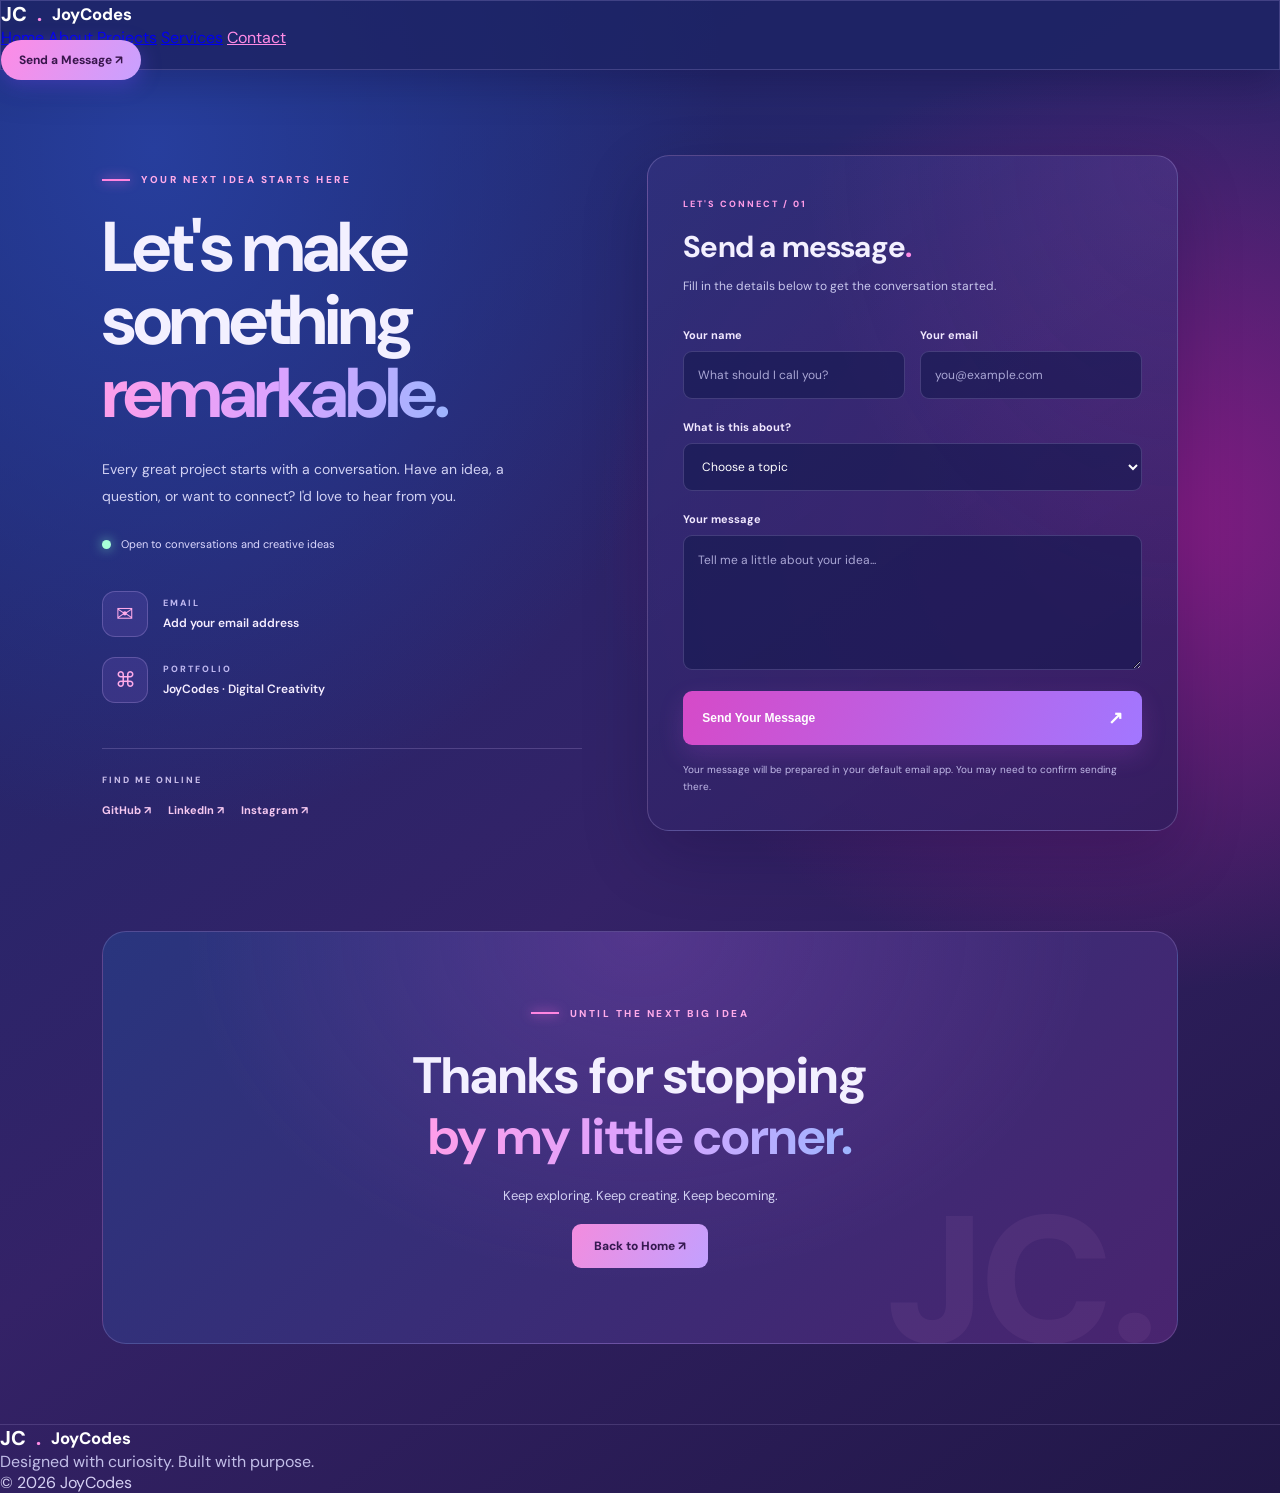
<file: contact.html>
<!DOCTYPE html>
<html lang="en">
<head>
    <meta charset="UTF-8">
    <meta name="viewport" content="width=device-width, initial-scale=1.0">
    <title>Contact | JoyCodes</title>
    <link rel="stylesheet" href="style.css">
</head>

<body class="contact-page">

    <!-- Navigation -->
    <header class="site-header">
        <a href="index.html" class="logo">JC<span>.</span> <small>JoyCodes</small></a>

        <nav class="main-nav">
            <a href="index.html">Home</a>
            <a href="about.html">About</a>
            <a href="projects.html">Projects</a>
            <a href="services.html">Services</a>
            <a href="contact.html" class="active">Contact</a>
        </nav>

        <a href="#contact-form" class="nav-button">Send a Message <span>↗</span></a>
    </header>

    <main>

        <!-- Contact hero -->
        <section class="contact-hero">
            <div class="contact-intro">
                <p class="contact-label"><span></span> YOUR NEXT IDEA STARTS HERE</p>

                <h1>
                    Let's make<br>
                    something<br>
                    <span>remarkable.</span>
                </h1>

                <p class="contact-description">
                    Every great project starts with a conversation.
                    Have an idea, a question, or want to connect?
                    I'd love to hear from you.
                </p>

                <div class="contact-availability">
                    <span class="availability-dot"></span>
                    <span>Open to conversations and creative ideas</span>
                </div>

                <div class="contact-details">
                    <div class="contact-detail">
                        <span class="detail-icon">✉</span>
                        <div>
                            <small>EMAIL</small>
                            <strong>Add your email address</strong>
                        </div>
                    </div>

                    <div class="contact-detail">
                        <span class="detail-icon">⌘</span>
                        <div>
                            <small>PORTFOLIO</small>
                            <strong>JoyCodes · Digital Creativity</strong>
                        </div>
                    </div>
                </div>

                <div class="contact-socials">
                    <span>FIND ME ONLINE</span>
                    <a href="https://github.com/" target="_blank" rel="noopener noreferrer">GitHub ↗</a>
                    <a href="https://www.linkedin.com/" target="_blank" rel="noopener noreferrer">LinkedIn ↗</a>
                    <a href="https://www.instagram.com/" target="_blank" rel="noopener noreferrer">Instagram ↗</a>
                </div>
            </div>

            <!-- Contact form -->
            <div class="contact-form-wrap" id="contact-form">
                <div class="form-heading">
                    <span class="form-step">LET'S CONNECT / 01</span>
                    <h2>Send a message<span>.</span></h2>
                    <p>Fill in the details below to get the conversation started.</p>
                </div>

                <form class="joy-contact-form" action="mailto:YOUR-EMAIL@example.com" method="post" enctype="text/plain">
                    <div class="form-row">
                        <div class="form-field">
                            <label for="contact-name">Your name</label>
                            <input type="text" id="contact-name" name="Name" placeholder="What should I call you?" required>
                        </div>

                        <div class="form-field">
                            <label for="contact-email">Your email</label>
                            <input type="email" id="contact-email" name="Email" placeholder="you@example.com" required>
                        </div>
                    </div>

                    <div class="form-field">
                        <label for="contact-subject">What is this about?</label>
                        <select id="contact-subject" name="Subject" required>
                            <option value="" disabled selected>Choose a topic</option>
                            <option value="Website design">Website design</option>
                            <option value="Project collaboration">Project collaboration</option>
                            <option value="Data Science">Data Science</option>
                            <option value="General enquiry">General enquiry</option>
                        </select>
                    </div>

                    <div class="form-field">
                        <label for="contact-message">Your message</label>
                        <textarea id="contact-message" name="Message" rows="5" placeholder="Tell me a little about your idea..." required></textarea>
                    </div>

                    <button type="submit" class="contact-submit">
                        Send Your Message <span>↗</span>
                    </button>

                    <p class="form-note">
                        Your message will be prepared in your default email app.
                        You may need to confirm sending there.
                    </p>
                </form>
            </div>
        </section>

        <!-- Closing banner -->
        <section class="contact-bottom">
            <div class="contact-bottom-mark">JC.</div>

            <p class="contact-label"><span></span> UNTIL THE NEXT BIG IDEA</p>

            <h2>Thanks for stopping<br><span>by my little corner.</span></h2>

            <p>
                Keep exploring. Keep creating. Keep becoming.
            </p>

            <a href="index.html" class="contact-home-button">Back to Home ↗</a>
        </section>

    </main>

    <!-- Footer -->
    <footer class="site-footer">
        <a href="index.html" class="logo">JC<span>.</span> <small>JoyCodes</small></a>
        <p>Designed with curiosity. Built with purpose.</p>
        <span>© 2026 JoyCodes</span>
    </footer>

</body>
</html>
</file>
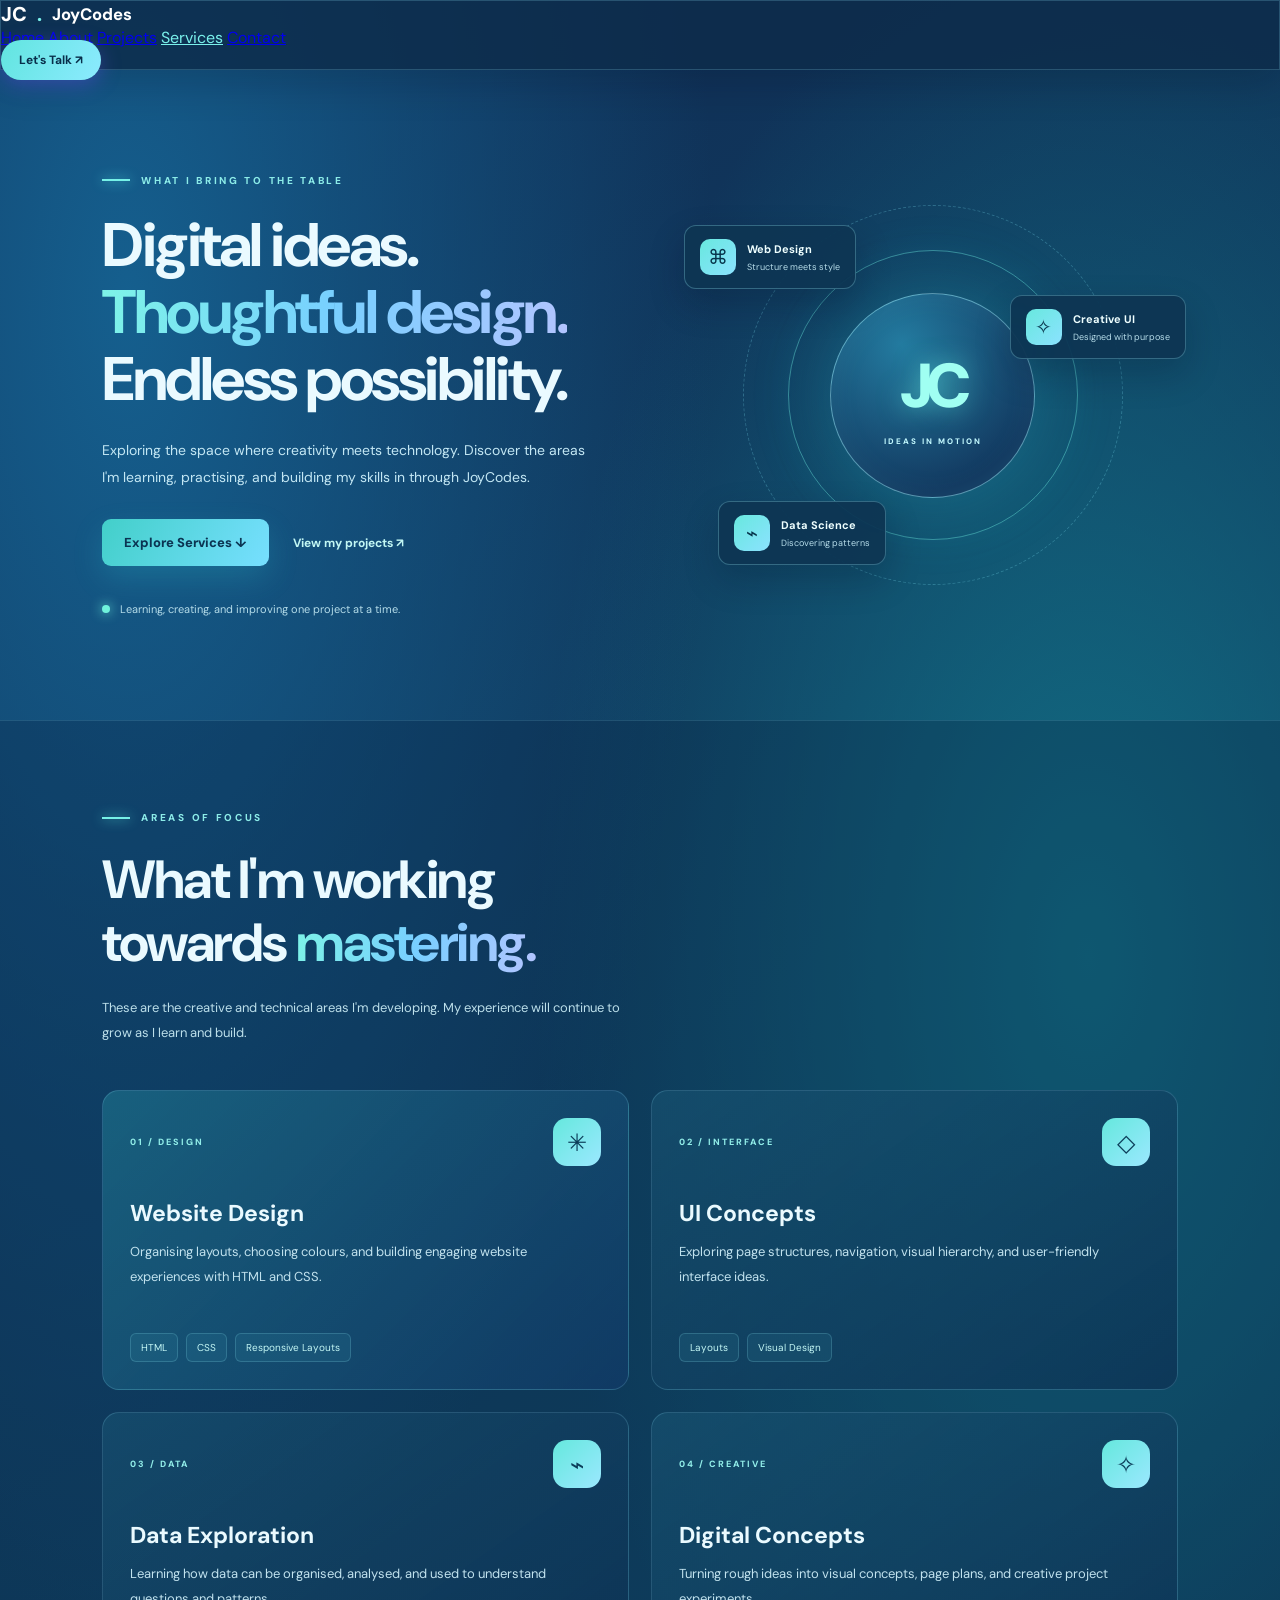
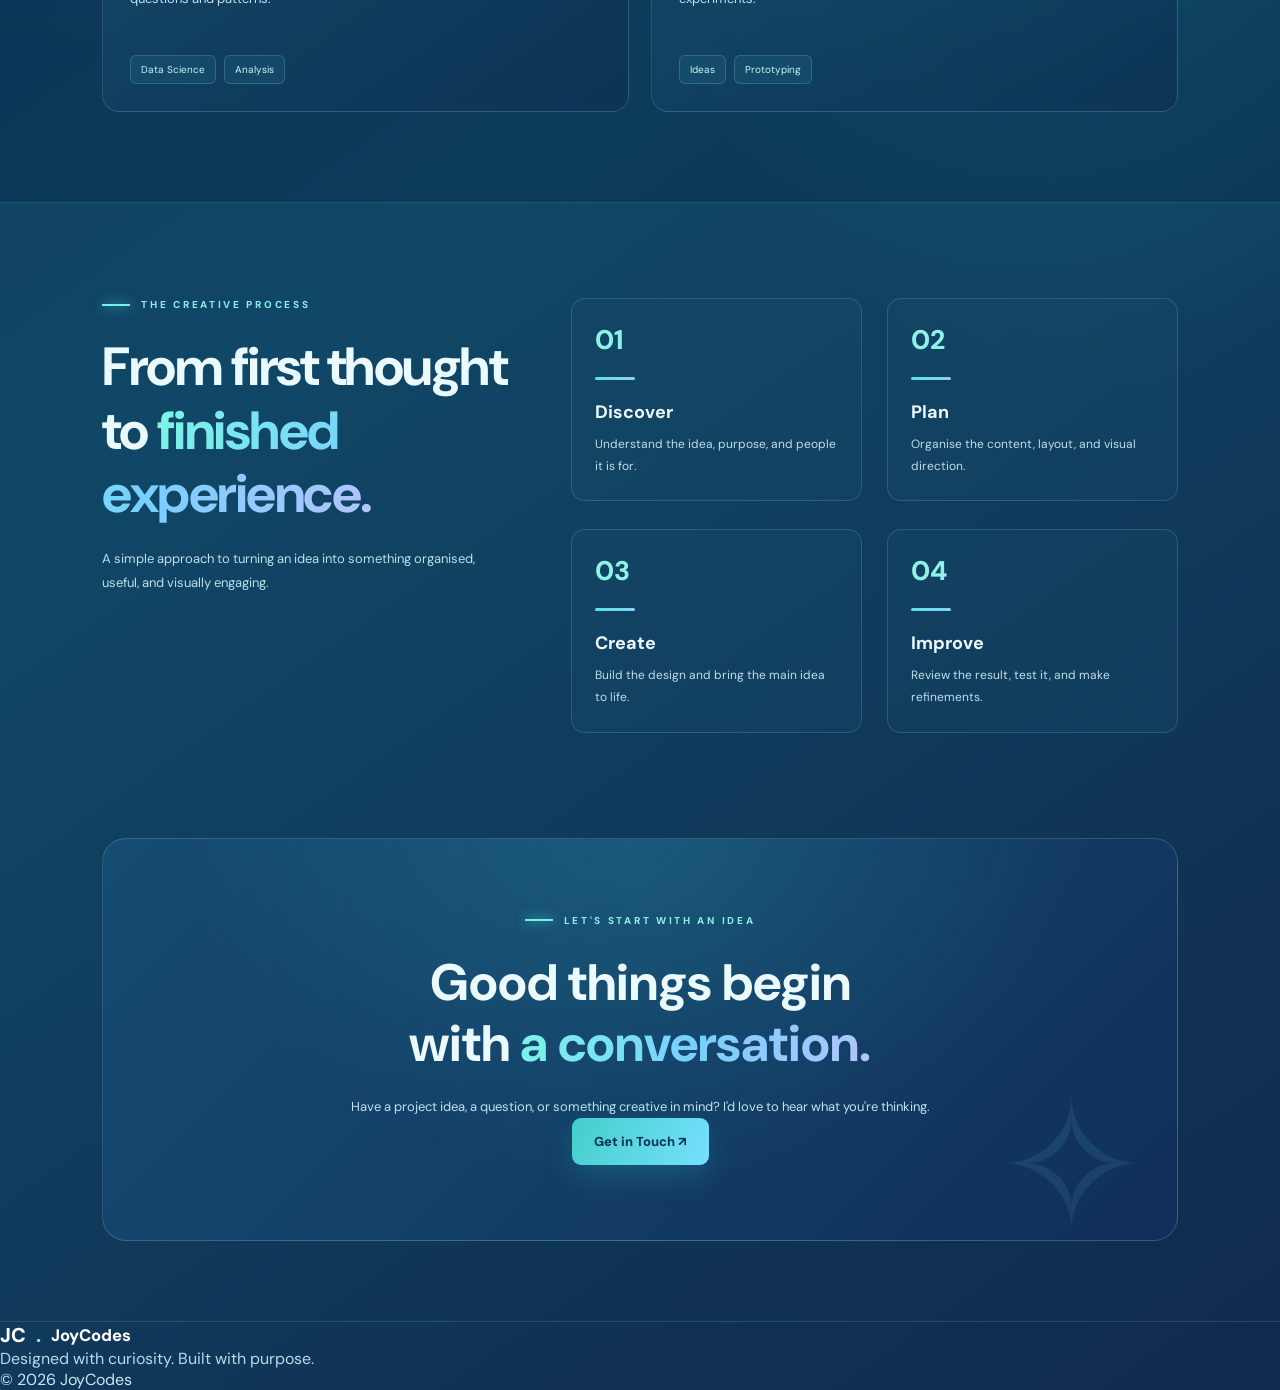
<file: services.html>
<!DOCTYPE html>
<html lang="en">
<head>
    <meta charset="UTF-8">
    <meta name="viewport" content="width=device-width, initial-scale=1.0">
    <title>Services | JoyCodes</title>
    <link rel="stylesheet" href="style.css">
</head>

<body class="services-page">

    <!-- Navigation -->
    <header class="site-header">
        <a href="index.html" class="logo">JC<span>.</span> <small>JoyCodes</small></a>

        <nav class="main-nav">
            <a href="index.html">Home</a>
            <a href="about.html">About</a>
            <a href="projects.html">Projects</a>
            <a href="services.html" class="active">Services</a>
            <a href="contact.html">Contact</a>
        </nav>

        <a href="contact.html" class="nav-button">Let's Talk <span>↗</span></a>
    </header>

    <main>

        <!-- Services hero -->
        <section class="services-hero">
            <div class="services-hero-copy">
                <p class="services-label"><span></span> WHAT I BRING TO THE TABLE</p>

                <h1>
                    Digital ideas.<br>
                    <span>Thoughtful design.</span><br>
                    Endless possibility.
                </h1>

                <p>
                    Exploring the space where creativity meets technology.
                    Discover the areas I'm learning, practising, and building
                    my skills in through JoyCodes.
                </p>

                <div class="services-hero-actions">
                    <a href="#service-list" class="services-button">Explore Services ↓</a>
                    <a href="projects.html" class="services-text-link">View my projects ↗</a>
                </div>

                <div class="services-note">
                    <span class="note-dot"></span>
                    <span>Learning, creating, and improving one project at a time.</span>
                </div>
            </div>

            <div class="services-visual">
                <div class="services-ring ring-large"></div>
                <div class="services-ring ring-small"></div>

                <div class="services-center">
                    <span class="center-symbol">JC</span>
                    <span class="center-caption">IDEAS IN MOTION</span>
                </div>

                <div class="service-orbit-card orbit-card-one">
                    <span class="service-mini-icon">⌘</span>
                    <div>
                        <strong>Web Design</strong>
                        <small>Structure meets style</small>
                    </div>
                </div>

                <div class="service-orbit-card orbit-card-two">
                    <span class="service-mini-icon">✧</span>
                    <div>
                        <strong>Creative UI</strong>
                        <small>Designed with purpose</small>
                    </div>
                </div>

                <div class="service-orbit-card orbit-card-three">
                    <span class="service-mini-icon">⌁</span>
                    <div>
                        <strong>Data Science</strong>
                        <small>Discovering patterns</small>
                    </div>
                </div>
            </div>
        </section>

        <!-- Service list -->
        <section class="service-list-section" id="service-list">
            <div class="services-heading">
                <p class="services-label"><span></span> AREAS OF FOCUS</p>
                <h2>What I'm working<br>towards <span>mastering.</span></h2>
                <p>
                    These are the creative and technical areas I'm developing.
                    My experience will continue to grow as I learn and build.
                </p>
            </div>

            <div class="service-grid">

                <article class="service-card service-featured">
                    <div class="service-card-top">
                        <span class="service-card-number">01 / DESIGN</span>
                        <span class="service-card-icon">✳</span>
                    </div>

                    <div class="service-card-content">
                        <h3>Website Design</h3>
                        <p>
                            Organising layouts, choosing colours, and building
                            engaging website experiences with HTML and CSS.
                        </p>
                    </div>

                    <div class="service-card-bottom">
                        <span>HTML</span>
                        <span>CSS</span>
                        <span>Responsive Layouts</span>
                    </div>
                </article>

                <article class="service-card">
                    <div class="service-card-top">
                        <span class="service-card-number">02 / INTERFACE</span>
                        <span class="service-card-icon">◇</span>
                    </div>

                    <div class="service-card-content">
                        <h3>UI Concepts</h3>
                        <p>
                            Exploring page structures, navigation, visual
                            hierarchy, and user-friendly interface ideas.
                        </p>
                    </div>

                    <div class="service-card-bottom">
                        <span>Layouts</span>
                        <span>Visual Design</span>
                    </div>
                </article>

                <article class="service-card">
                    <div class="service-card-top">
                        <span class="service-card-number">03 / DATA</span>
                        <span class="service-card-icon">⌁</span>
                    </div>

                    <div class="service-card-content">
                        <h3>Data Exploration</h3>
                        <p>
                            Learning how data can be organised, analysed,
                            and used to understand questions and patterns.
                        </p>
                    </div>

                    <div class="service-card-bottom">
                        <span>Data Science</span>
                        <span>Analysis</span>
                    </div>
                </article>

                <article class="service-card">
                    <div class="service-card-top">
                        <span class="service-card-number">04 / CREATIVE</span>
                        <span class="service-card-icon">✧</span>
                    </div>

                    <div class="service-card-content">
                        <h3>Digital Concepts</h3>
                        <p>
                            Turning rough ideas into visual concepts,
                            page plans, and creative project experiments.
                        </p>
                    </div>

                    <div class="service-card-bottom">
                        <span>Ideas</span>
                        <span>Prototyping</span>
                    </div>
                </article>

            </div>
        </section>

        <!-- Working process -->
        <section class="process-section">
            <div class="process-intro">
                <p class="services-label"><span></span> THE CREATIVE PROCESS</p>
                <h2>From first thought<br>to <span>finished experience.</span></h2>
                <p>
                    A simple approach to turning an idea into something
                    organised, useful, and visually engaging.
                </p>
            </div>

            <div class="process-steps">
                <article class="process-step">
                    <span class="process-step-number">01</span>
                    <div class="process-step-line"></div>
                    <h3>Discover</h3>
                    <p>Understand the idea, purpose, and people it is for.</p>
                </article>

                <article class="process-step">
                    <span class="process-step-number">02</span>
                    <div class="process-step-line"></div>
                    <h3>Plan</h3>
                    <p>Organise the content, layout, and visual direction.</p>
                </article>

                <article class="process-step">
                    <span class="process-step-number">03</span>
                    <div class="process-step-line"></div>
                    <h3>Create</h3>
                    <p>Build the design and bring the main idea to life.</p>
                </article>

                <article class="process-step">
                    <span class="process-step-number">04</span>
                    <div class="process-step-line"></div>
                    <h3>Improve</h3>
                    <p>Review the result, test it, and make refinements.</p>
                </article>
            </div>
        </section>

        <!-- Closing CTA -->
        <section class="services-cta">
            <div class="services-cta-decoration">✧</div>

            <p class="services-label"><span></span> LET'S START WITH AN IDEA</p>

            <h2>Good things begin<br>with <span>a conversation.</span></h2>

            <p>
                Have a project idea, a question, or something creative in mind?
                I'd love to hear what you're thinking.
            </p>

            <a href="contact.html" class="services-button">Get in Touch ↗</a>
        </section>

    </main>

    <!-- Footer -->
    <footer class="site-footer">
        <a href="index.html" class="logo">JC<span>.</span> <small>JoyCodes</small></a>
        <p>Designed with curiosity. Built with purpose.</p>
        <span>© 2026 JoyCodes</span>
    </footer>

</body>
</html>
</file>
<file: style.css>
@import url('https://fonts.googleapis.com/css2?family=DM+Sans:wght@400;500;600;700;800&family=Playfair+Display:wght@600;700;800&display=swap');

* {
    margin: 0;
    padding: 0;
    box-sizing: border-box;
}

html {
    scroll-behavior: smooth;
}

body {
    font-family: 'DM Sans', sans-serif;
    color: #ffffff;
    min-height: 100vh;
    overflow-x: hidden;
}

.home-page {
    background-color: #183bd8;
    background-image:
        radial-gradient(ellipse at 10% 15%, #087ef5 0%, transparent 40%),
        radial-gradient(ellipse at 90% 25%, #5d35f5 0%, transparent 42%),
        radial-gradient(ellipse at 55% 85%, #c32ad7 0%, transparent 38%),
        linear-gradient(135deg, #0865ed, #3222cb 55%, #7125bd);
    background-attachment: fixed;
}

/* Navigation */

.navbar {
    width: 92%;
    margin: 22px auto;
    padding: 15px 24px;
    display: flex;
    justify-content: space-between;
    align-items: center;
    gap: 20px;
    border: 1px solid rgba(255, 255, 255, 0.3);
    border-radius: 22px;
    background: rgba(70, 100, 245, 0.35);
    backdrop-filter: blur(20px);
    box-shadow: 0 8px 35px rgba(20, 30, 140, 0.2);
}

.logo {
    display: flex;
    align-items: center;
    gap: 10px;
    color: white;
    text-decoration: none;
    font-size: 20px;
    font-weight: 800;
    white-space: nowrap;
}

.logo-icon {
    width: 42px;
    height: 42px;
    display: grid;
    place-items: center;
    border-radius: 15px;
    background: linear-gradient(135deg, #00e5ff, #8c52ff, #ff58c8);
    box-shadow: 0 0 20px rgba(0, 229, 255, 0.5);
}

.logo-dot {
    color: #00e5ff;
    margin-left: -10px;
}

.navbar nav {
    display: flex;
    align-items: center;
    gap: 25px;
}

.navbar nav a {
    position: relative;
    padding: 8px 0;
    color: #e5e9ff;
    text-decoration: none;
    font-size: 13px;
    transition: color 0.3s ease;
}

.navbar nav a::after {
    content: "";
    position: absolute;
    left: 0;
    bottom: 0;
    width: 0;
    height: 2px;
    background: #00e5ff;
    transition: width 0.3s ease;
}

.navbar nav a:hover,
.navbar nav a.active {
    color: #ffffff;
}

.navbar nav a:hover::after,
.navbar nav a.active::after {
    width: 100%;
}

.nav-button {
    padding: 12px 18px;
    border-radius: 30px;
    background: linear-gradient(100deg, #287dff, #a34bff, #e94dbb);
    color: white;
    text-decoration: none;
    font-size: 12px;
    font-weight: 700;
    box-shadow: 0 5px 20px rgba(116, 77, 255, 0.35);
    transition: transform 0.3s, box-shadow 0.3s;
}

.nav-button:hover {
    transform: translateY(-3px);
    box-shadow: 0 8px 28px rgba(0, 229, 255, 0.35);
}

/* Home hero */

.hero {
    width: 88%;
    min-height: 570px;
    margin: 55px auto 35px;
    display: grid;
    grid-template-columns: 1.1fr 0.9fr;
    align-items: center;
    gap: 45px;
}

.hero-content {
    animation: slideUp 0.9s ease both;
}

.eyebrow {
    margin-bottom: 18px;
    color: #83f4ff;
    font-size: 11px;
    font-weight: 800;
    letter-spacing: 3px;
    line-height: 1.7;
}

.hero h1 {
    max-width: 650px;
    margin-bottom: 24px;
    font-family: 'Playfair Display', Georgia, serif;
    font-size: clamp(43px, 5.8vw, 76px);
    line-height: 1.08;
    letter-spacing: -2px;
}

.gradient-text {
    color: transparent;
    background: linear-gradient(
        100deg,
        #83f4ff,
        #b7a1ff,
        #ff8cdd
    );
    background-clip: text;
    -webkit-background-clip: text;
}

.hero-description {
    max-width: 540px;
    color: #e0e5ff;
    font-size: 15px;
    line-height: 1.9;
}

.hero-buttons {
    display: flex;
    flex-wrap: wrap;
    gap: 14px;
    margin-top: 30px;
}

.primary-button,
.secondary-button {
    display: inline-flex;
    justify-content: center;
    align-items: center;
    gap: 12px;
    padding: 15px 21px;
    border-radius: 30px;
    text-decoration: none;
    font-size: 13px;
    font-weight: 800;
    transition: transform 0.3s, box-shadow 0.3s;
}

.primary-button {
    color: white;
    background: linear-gradient(100deg, #087eff, #874dff, #e847c0);
    box-shadow: 0 8px 25px rgba(50, 70, 255, 0.35);
}

.secondary-button {
    color: white;
    border: 1px solid rgba(255, 255, 255, 0.4);
    background: rgba(255, 255, 255, 0.1);
    backdrop-filter: blur(12px);
}

.primary-button:hover,
.secondary-button:hover {
    transform: translateY(-5px);
    box-shadow: 0 10px 30px rgba(0, 229, 255, 0.3);
}

.social-links {
    display: flex;
    gap: 20px;
    margin-top: 28px;
}

.social-links a {
    color: #dbe8ff;
    font-size: 12px;
    text-decoration: none;
    transition: color 0.3s;
}

.social-links a:hover {
    color: #83f4ff;
}

/* Profile image area */

.hero-art {
    min-height: 430px;
    display: grid;
    place-items: center;
    position: relative;
    animation: fadeIn 1.2s ease both;
}

.photo-card {
    width: min(330px, 80%);
    height: 365px;
    position: relative;
    overflow: hidden;
    border: 2px solid rgba(130, 235, 255, 0.75);
    border-radius: 28px;
    background: linear-gradient(145deg, #2868ee, #803ee5, #d936b5);
    box-shadow:
        0 0 35px rgba(0, 225, 255, 0.3),
        0 0 80px rgba(139, 67, 255, 0.25);
    transform: rotate(2deg);
    transition: transform 0.4s;
}

.photo-card:hover {
    transform: rotate(0deg) scale(1.02);
}

.photo-card img {
    position: relative;
    z-index: 2;
    width: 100%;
    height: 100%;
    object-fit: cover;
    display: block;
}

.photo-caption {
    position: absolute;
    z-index: 3;
    left: 0;
    right: 0;
    bottom: 0;
    padding: 22px 16px;
    background: linear-gradient(transparent, rgba(48, 16, 137, 0.95));
}

.photo-caption span {
    font-size: 9px;
    letter-spacing: 2px;
    color: #b8f7ff;
}

.photo-caption h3 {
    margin-top: 8px;
    font-size: 20px;
}

.glow-orb {
    position: absolute;
    border-radius: 50%;
    filter: blur(2px);
    animation: float 5s ease-in-out infinite;
}

.orb-one {
    width: 150px;
    height: 150px;
    top: 15px;
    right: 5px;
    background: radial-gradient(circle, #ff54d1, transparent 70%);
    opacity: 0.8;
}

.orb-two {
    width: 180px;
    height: 180px;
    bottom: 0;
    left: 0;
    background: radial-gradient(circle, #00d9ff, transparent 70%);
    opacity: 0.7;
    animation-delay: -2s;
}

.floating-card {
    position: absolute;
    padding: 13px 17px;
    border: 1px solid rgba(255, 255, 255, 0.35);
    border-radius: 14px;
    background: rgba(73, 49, 191, 0.75);
    backdrop-filter: blur(15px);
    color: white;
    font-size: 12px;
    box-shadow: 0 5px 25px rgba(28, 20, 133, 0.25);
    animation: float 4s ease-in-out infinite;
}

.floating-top {
    top: 55px;
    right: -5px;
}

.floating-bottom {
    bottom: 45px;
    left: -15px;
    animation-delay: -2s;
}

/* Expertise strip */

.expertise {
    width: 84%;
    margin: 30px auto 100px;
    padding: 22px;
    display: grid;
    grid-template-columns: repeat(3, 1fr);
    gap: 20px;
    border: 1px solid rgba(255, 255, 255, 0.28);
    border-radius: 24px;
    background: rgba(73, 90, 226, 0.35);
    backdrop-filter: blur(18px);
}

.expertise-item {
    display: flex;
    align-items: center;
    justify-content: center;
    gap: 13px;
}

.expertise-icon {
    width: 45px;
    height: 45px;
    display: grid;
    place-items: center;
    border-radius: 15px;
    background: linear-gradient(135deg, #00cfff, #7c4dff, #ed49c0);
    font-size: 20px;
}

.expertise-item h3 {
    margin-bottom: 5px;
    font-size: 13px;
}

.expertise-item p {
    color: #d5ddff;
    font-size: 11px;
}

/* Featured cards */

.featured-section {
    width: 86%;
    margin: 0 auto 100px;
}

.section-heading {
    display: flex;
    justify-content: space-between;
    align-items: end;
    gap: 20px;
    margin-bottom: 30px;
}

.section-heading h2,
.home-cta h2 {
    font-family: 'Playfair Display', Georgia, serif;
    font-size: clamp(30px, 4vw, 46px);
    line-height: 1.2;
}

.view-link,
.featured-card a {
    color: #83f4ff;
    font-size: 12px;
    text-decoration: none;
}

.featured-grid {
    display: grid;
    grid-template-columns: repeat(3, 1fr);
    gap: 20px;
}

.featured-card {
    padding: 28px;
    border: 1px solid rgba(255, 255, 255, 0.27);
    border-radius: 24px;
    background: linear-gradient(
        145deg,
        rgba(96, 130, 255, 0.32),
        rgba(133, 49, 204, 0.35)
    );
    backdrop-filter: blur(16px);
    transition: transform 0.3s, box-shadow 0.3s;
}

.featured-card:hover {
    transform: translateY(-8px);
    box-shadow: 0 15px 35px rgba(0, 225, 255, 0.18);
}

.featured-icon {
    width: 48px;
    height: 48px;
    display: grid;
    place-items: center;
    border-radius: 16px;
    background: linear-gradient(135deg, #00d9ff, #8b4dff, #ec4ac0);
    font-weight: 800;
    margin-bottom: 24px;
}

.featured-card h3 {
    margin-bottom: 12px;
    font-size: 18px;
}

.featured-card p {
    color: #dfe4ff;
    font-size: 13px;
    line-height: 1.9;
    margin-bottom: 22px;
}

/* Final call-to-action */

.home-cta {
    width: 86%;
    margin: 0 auto 90px;
    padding: 35px;
    display: flex;
    justify-content: space-between;
    align-items: center;
    gap: 25px;
    border: 1px solid rgba(255, 255, 255, 0.3);
    border-radius: 28px;
    background: linear-gradient(
        110deg,
        rgba(0, 200, 255, 0.2),
        rgba(125, 61, 255, 0.35),
        rgba(238, 63, 188, 0.22)
    );
}

.home-cta h2 {
    max-width: 650px;
    margin-bottom: 0;
}

/* Footer */

.footer {
    width: 88%;
    margin: 0 auto;
    padding: 25px 0 30px;
    display: flex;
    justify-content: space-between;
    align-items: center;
    gap: 20px;
    border-top: 1px solid rgba(255, 255, 255, 0.25);
}

.footer p {
    color: #dce3ff;
    font-size: 12px;
}

/* Animations */

@keyframes float {
    0%, 100% {
        transform: translateY(0);
    }

    50% {
        transform: translateY(-12px);
    }
}

@keyframes slideUp {
    from {
        opacity: 0;
        transform: translateY(25px);
    }

    to {
        opacity: 1;
        transform: translateY(0);
    }
}

@keyframes fadeIn {
    from {
        opacity: 0;
        transform: scale(0.95);
    }

    to {
        opacity: 1;
        transform: scale(1);
    }
}

/* Tablet screens */

@media (max-width: 950px) {
    .navbar {
        flex-wrap: wrap;
    }

    .navbar nav {
        order: 3;
        width: 100%;
        justify-content: center;
        flex-wrap: wrap;
    }

    .hero {
        grid-template-columns: 1fr;
        text-align: center;
    }

    .hero-description {
        margin: 0 auto;
    }

    .hero-buttons,
    .social-links {
        justify-content: center;
    }

    .hero-art {
        margin-top: 15px;
    }

    .featured-grid {
        grid-template-columns: repeat(2, 1fr);
    }
}

/* Phone screens */

@media (max-width: 600px) {
    .navbar {
        width: 94%;
        padding: 14px;
    }

    .navbar nav {
        gap: 12px;
    }

    .navbar nav a {
        font-size: 11px;
    }

    .nav-button {
        display: none;
    }

    .hero {
        width: 90%;
        margin-top: 40px;
        gap: 15px;
    }

    .hero h1 {
        font-size: 43px;
    }

    .hero-description {
        font-size: 13px;
    }

    .hero-art {
        min-height: 340px;
    }

    .photo-card {
        height: 300px;
    }

    .floating-top {
        right: -5px;
    }

    .floating-bottom {
        left: -5px;
    }

    .expertise {
        width: 90%;
        grid-template-columns: 1fr;
        margin-bottom: 70px;
    }

    .expertise-item {
        justify-content: flex-start;
    }

    .featured-section,
    .home-cta {
        width: 90%;
    }

    .section-heading {
        align-items: flex-start;
        flex-direction: column;
    }

    .featured-grid {
        grid-template-columns: 1fr;
    }

    .home-cta {
        align-items: flex-start;
        flex-direction: column;
        padding: 25px;
    }

    .footer {
        width: 90%;
        flex-wrap: wrap;
    }

    .footer p {
        width: 100%;
        order: 3;
    }
}

/* ABOUT PAGE - WINE AND BURGUNDY THEME */

.about-page {
    --wine: #7d174d;
    --wine-light: #c74387;
    --rose: #ff9bc9;
    --cream: #ffe6f0;
    --about-bg: #351027;
    --about-panel: #501536;
    background:
        radial-gradient(ellipse at 15% 10%, #75204d 0%, transparent 38%),
        radial-gradient(ellipse at 85% 40%, #641a57 0%, transparent 35%),
        linear-gradient(145deg, #351027, #49102f 55%, #29102f);
    color: #fff0f7;
    min-height: 100vh;
}

.about-page .site-header {
    background: rgba(66, 14, 43, 0.78);
    border: 1px solid rgba(255, 178, 218, 0.18);
    box-shadow: 0 12px 40px rgba(15, 0, 12, 0.2);
}

.about-page .logo span {
    color: #ff9bc9;
}

.about-page .main-nav a:hover,
.about-page .main-nav a.active {
    color: #ff9bc9;
}

.about-page .nav-button {
    background: linear-gradient(120deg, #a72b6b, #e65a9b);
    color: #fff;
}

.about-page .about-hero {
    min-height: 690px;
    padding: 100px 8% 90px;
    display: grid;
    grid-template-columns: 1.1fr 0.9fr;
    align-items: center;
    gap: 60px;
    overflow: hidden;
}

.about-hero-text {
    animation: aboutRise 0.9s ease both;
}

.about-label {
    color: #ffadd2;
    font-size: 11px;
    font-weight: 800;
    letter-spacing: 3px;
    display: flex;
    align-items: center;
    gap: 12px;
    margin-bottom: 25px;
}

.about-label span {
    width: 30px;
    height: 2px;
    background: #ff75b6;
    box-shadow: 0 0 12px #ff75b6;
}

.about-hero h1 {
    font-size: clamp(40px, 5.3vw, 76px);
    line-height: 1.08;
    letter-spacing: -3px;
    margin: 0 0 26px;
}

.about-hero h1 span,
.section-heading h2 span,
.learning-copy h2 span,
.about-cta h2 span {
    background: linear-gradient(100deg, #ffb0d5, #f05fa8, #d9a2ff);
    -webkit-background-clip: text;
    background-clip: text;
    color: transparent;
}

.about-intro {
    color: #e8bfd5;
    font-size: 16px;
    line-height: 1.95;
    max-width: 540px;
}

.about-actions {
    display: flex;
    flex-wrap: wrap;
    align-items: center;
    gap: 24px;
    margin-top: 32px;
}

.about-primary,
.about-secondary,
.story-link {
    text-decoration: none;
    transition: 0.3s ease;
}

.about-primary {
    display: inline-block;
    padding: 15px 23px;
    border-radius: 9px;
    background: linear-gradient(120deg, #9f245f, #ed5a9d);
    color: #fff;
    font-size: 13px;
    font-weight: 800;
    box-shadow: 0 10px 30px rgba(220, 59, 137, 0.24);
}

.about-primary:hover {
    transform: translateY(-4px);
    box-shadow: 0 14px 35px rgba(255, 90, 166, 0.38);
}

.about-secondary {
    color: #ffd2e7;
    font-size: 13px;
    font-weight: 700;
}

.about-secondary:hover,
.story-link:hover {
    color: #ff83bb;
}

.about-mini-stats {
    display: flex;
    flex-wrap: wrap;
    gap: 30px;
    margin-top: 50px;
    padding-top: 24px;
    border-top: 1px solid rgba(255, 202, 229, 0.18);
}

.about-mini-stats div {
    display: flex;
    flex-direction: column;
    gap: 7px;
}

.about-mini-stats strong {
    color: #ff9bc9;
    font-size: 24px;
}

.about-mini-stats span {
    color: #dcb4cb;
    font-size: 11px;
}

.about-visual {
    position: relative;
    min-height: 480px;
    display: flex;
    align-items: center;
    justify-content: center;
    animation: aboutRise 1.1s ease both;
}

.about-photo-frame {
    position: relative;
    z-index: 2;
    width: min(350px, 80%);
    height: 410px;
    padding: 10px;
    border: 1px solid rgba(255, 177, 216, 0.65);
    border-radius: 180px 180px 24px 24px;
    background: linear-gradient(145deg, #bd4a86, #5e1b52, #d58bb5);
    box-shadow: 0 0 55px rgba(236, 70, 159, 0.2);
    transform: rotate(2deg);
    transition: transform 0.4s ease, box-shadow 0.4s ease;
}

.about-photo-frame:hover {
    transform: rotate(0deg) translateY(-7px);
    box-shadow: 0 0 65px rgba(236, 70, 159, 0.34);
}

.about-photo-frame img {
    width: 100%;
    height: 100%;
    display: block;
    object-fit: cover;
    border-radius: 170px 170px 16px 16px;
    background: #6c244e;
}

.photo-caption {
    position: absolute;
    bottom: 24px;
    left: 25px;
    right: 25px;
    padding: 16px;
    display: flex;
    flex-direction: column;
    gap: 6px;
    background: rgba(53, 16, 39, 0.88);
    border: 1px solid rgba(255, 194, 224, 0.25);
    border-radius: 12px;
    backdrop-filter: blur(12px);
}

.photo-caption span {
    color: #ffafd4;
    font-size: 8px;
    letter-spacing: 2px;
}

.photo-caption strong {
    font-size: 18px;
}

.about-orbit {
    position: absolute;
    border: 1px solid rgba(255, 163, 208, 0.24);
    border-radius: 50%;
    pointer-events: none;
}

.orbit-one {
    width: 440px;
    height: 440px;
    animation: orbitSpin 28s linear infinite;
}

.orbit-two {
    width: 370px;
    height: 370px;
    border-style: dashed;
    animation: orbitSpin 35s linear infinite reverse;
}

.about-floating-card {
    position: absolute;
    z-index: 3;
    display: flex;
    align-items: center;
    gap: 12px;
    padding: 14px 17px;
    border: 1px solid rgba(255, 188, 220, 0.3);
    border-radius: 13px;
    background: rgba(89, 24, 63, 0.92);
    box-shadow: 0 15px 35px rgba(16, 0, 12, 0.24);
    backdrop-filter: blur(12px);
    animation: cardFloat 4s ease-in-out infinite;
}

.about-card-top {
    top: 65px;
    right: -5px;
}

.about-card-bottom {
    bottom: 55px;
    left: -10px;
    animation-delay: -2s;
}

.floating-icon {
    width: 38px;
    height: 38px;
    display: grid;
    place-items: center;
    border-radius: 10px;
    background: linear-gradient(135deg, #a82e70, #e75b9d);
    font-size: 20px;
}

.about-floating-card div {
    display: flex;
    flex-direction: column;
    gap: 5px;
}

.about-floating-card strong {
    font-size: 11px;
}

.about-floating-card small {
    color: #e4b9d2;
    font-size: 10px;
}

/* Story section */

.story-section,
.values-section,
.learning-section {
    padding: 90px 8%;
}

.story-section {
    background: rgba(37, 7, 28, 0.25);
    border-top: 1px solid rgba(255, 191, 221, 0.12);
    border-bottom: 1px solid rgba(255, 191, 221, 0.12);
}

.section-heading {
    max-width: 720px;
    margin-bottom: 55px;
}

.section-heading h2,
.learning-copy h2 {
    margin: 0;
    font-size: clamp(34px, 4.5vw, 55px);
    line-height: 1.2;
    letter-spacing: -1.5px;
}

.story-content {
    display: grid;
    grid-template-columns: 0.7fr 1.3fr;
    gap: 70px;
    padding-top: 35px;
    border-top: 1px solid rgba(255, 191, 221, 0.2);
}

.story-number {
    color: #ff9bc9;
    font-size: 36px;
    font-weight: 800;
}

.story-number span {
    color: #d6a6c1;
    font-size: 10px;
    letter-spacing: 2px;
}

.story-copy h3 {
    font-size: 26px;
    margin: 0 0 20px;
}

.story-copy p {
    color: #e2bfd3;
    font-size: 14px;
    line-height: 2;
    margin: 0 0 18px;
}

.story-link {
    display: inline-block;
    color: #ffadd2;
    font-weight: 800;
    font-size: 13px;
    margin-top: 12px;
}

.story-link span {
    margin-left: 8px;
}

/* Values cards */

.values-grid {
    display: grid;
    grid-template-columns: repeat(3, minmax(0, 1fr));
    gap: 22px;
}

.value-card {
    position: relative;
    overflow: hidden;
    padding: 30px 25px;
    min-height: 260px;
    border: 1px solid rgba(255, 182, 217, 0.2);
    border-radius: 18px;
    background: linear-gradient(145deg, rgba(128, 34, 83, 0.5), rgba(61, 16, 48, 0.72));
    transition: transform 0.35s ease, border-color 0.35s ease;
}

.value-card:hover {
    transform: translateY(-9px);
    border-color: #e967a8;
}

.value-index {
    position: absolute;
    top: 23px;
    right: 25px;
    color: rgba(255, 198, 225, 0.5);
    font-size: 12px;
}

.value-icon {
    width: 53px;
    height: 53px;
    display: grid;
    place-items: center;
    margin-bottom: 25px;
    border-radius: 15px;
    color: #fff;
    background: linear-gradient(135deg, #9e2b67, #df5799);
    font-size: 24px;
}

.value-card h3 {
    font-size: 21px;
    margin: 0 0 12px;
}

.value-card p {
    color: #e3bdd3;
    font-size: 13px;
    line-height: 1.8;
}

.value-line {
    display: block;
    width: 35px;
    height: 3px;
    margin-top: 25px;
    background: linear-gradient(90deg, #ff7db8, #c58cff);
    border-radius: 5px;
}

/* Learning list */

.learning-section {
    display: grid;
    grid-template-columns: 0.8fr 1.2fr;
    gap: 70px;
    background: rgba(36, 8, 34, 0.28);
}

.learning-copy > p:last-child {
    max-width: 380px;
    color: #e2bdd3;
    font-size: 14px;
    line-height: 1.9;
    margin-top: 25px;
}

.learning-list {
    border-top: 1px solid rgba(255, 185, 218, 0.22);
}

.learning-item {
    display: grid;
    grid-template-columns: 45px 1fr 25px;
    align-items: center;
    gap: 15px;
    padding: 23px 5px;
    border-bottom: 1px solid rgba(255, 185, 218, 0.22);
    transition: padding 0.3s ease, background 0.3s ease;
}

.learning-item:hover {
    padding-left: 14px;
    background: rgba(171, 51, 111, 0.13);
}

.learning-symbol {
    color: #ff9bc9;
    font-size: 13px;
    font-weight: 800;
}

.learning-item h3 {
    font-size: 16px;
    margin: 0 0 7px;
}

.learning-item p {
    color: #d9b0c8;
    font-size: 12px;
    margin: 0;
}

.learning-arrow {
    color: #ff9bc9;
    font-size: 19px;
}

/* Closing section */

.about-cta {
    position: relative;
    overflow: hidden;
    text-align: center;
    margin: 70px 8%;
    padding: 75px 25px;
    border: 1px solid rgba(255, 187, 221, 0.25);
    border-radius: 25px;
    background:
        radial-gradient(ellipse at top, rgba(207, 58, 133, 0.3), transparent 60%),
        linear-gradient(130deg, #58163e, #40112f);
}

.cta-decoration {
    position: absolute;
    right: 30px;
    bottom: -40px;
    color: rgba(255, 184, 218, 0.06);
    font-size: 180px;
    font-weight: 900;
    pointer-events: none;
}

.about-cta > p {
    color: #ffadd2;
    font-size: 10px;
    letter-spacing: 3px;
    font-weight: 800;
}

.about-cta h2 {
    position: relative;
    margin: 20px 0 30px;
    font-size: clamp(32px, 4vw, 52px);
    line-height: 1.2;
}

.about-cta .about-primary {
    position: relative;
}

/* Shared footer */

.about-page .site-footer {
    border-top: 1px solid rgba(255, 190, 222, 0.17);
    color: #e2b9d1;
}

.about-page .site-footer p {
    color: #d5a9c3;
}

/* About page animations */

@keyframes aboutRise {
    from {
        opacity: 0;
        transform: translateY(25px);
    }

    to {
        opacity: 1;
        transform: translateY(0);
    }
}

@keyframes orbitSpin {
    to {
        transform: rotate(360deg);
    }
}

@keyframes cardFloat {
    0%, 100% {
        transform: translateY(0);
    }

    50% {
        transform: translateY(-10px);
    }
}

/* Responsive design */

@media (max-width: 1000px) {
    .about-page .about-hero {
        grid-template-columns: 1fr;
        padding-top: 70px;
    }

    .about-hero-text {
        max-width: 750px;
    }

    .about-visual {
        max-width: 600px;
        width: 100%;
        margin: 0 auto;
    }

    .learning-section {
        grid-template-columns: 1fr;
        gap: 40px;
    }
}

@media (max-width: 700px) {
    .about-page .about-hero {
        padding: 55px 6%;
        gap: 25px;
    }

    .about-hero h1 {
        letter-spacing: -1.5px;
    }

    .about-mini-stats {
        gap: 18px;
    }

    .about-visual {
        min-height: 420px;
    }

    .about-photo-frame {
        height: 350px;
        width: min(300px, 75%);
    }

    .orbit-one {
        width: 350px;
        height: 350px;
    }

    .orbit-two {
        width: 300px;
        height: 300px;
    }

    .about-card-top {
        right: -2px;
        top: 45px;
    }

    .about-card-bottom {
        left: -2px;
        bottom: 35px;
    }

    .about-floating-card {
        padding: 10px;
        gap: 8px;
    }

    .about-floating-card strong {
        font-size: 9px;
    }

    .about-floating-card small {
        font-size: 8px;
    }

    .story-section,
    .values-section,
    .learning-section {
        padding: 65px 6%;
    }

    .story-content {
        grid-template-columns: 1fr;
        gap: 25px;
    }

    .values-grid {
        grid-template-columns: 1fr;
    }

    .value-card {
        min-height: auto;
    }

    .about-cta {
        margin: 45px 6%;
        padding: 55px 18px;
    }

    .cta-decoration {
        font-size: 110px;
    }
}

@media (prefers-reduced-motion: reduce) {
    .about-page *,
    .about-page *::before,
    .about-page *::after {
        animation-duration: 0.01ms !important;
        animation-iteration-count: 1 !important;
        scroll-behavior: auto !important;
        transition-duration: 0.01ms !important;
    }
}

/* PROJECTS PAGE - VIOLET AND MAGENTA THEME */

.projects-page {
    background:
        radial-gradient(ellipse at 12% 8%, #532b91 0%, transparent 35%),
        radial-gradient(ellipse at 85% 35%, #781d83 0%, transparent 34%),
        linear-gradient(145deg, #291344, #411858 55%, #24113f);
    color: #f8edff;
    min-height: 100vh;
}

.projects-page .site-header {
    background: rgba(48, 20, 73, 0.82);
    border: 1px solid rgba(226, 183, 255, 0.2);
    box-shadow: 0 12px 40px rgba(16, 0, 35, 0.2);
}

.projects-page .logo span {
    color: #f2a4ff;
}

.projects-page .main-nav a:hover,
.projects-page .main-nav a.active {
    color: #efa4ff;
}

.projects-page .nav-button {
    background: linear-gradient(120deg, #7934b4, #c14de0);
    color: #fff;
}

.projects-hero {
    display: grid;
    grid-template-columns: 1fr 1fr;
    align-items: center;
    gap: 45px;
    padding: 90px 8% 85px;
    min-height: 620px;
    overflow: hidden;
}

.projects-hero-copy {
    animation: projectRise 0.8s ease both;
}

.projects-label {
    display: flex;
    align-items: center;
    gap: 11px;
    color: #e7b4ff;
    font-size: 10px;
    font-weight: 800;
    letter-spacing: 3px;
    margin-bottom: 25px;
}

.projects-label span {
    width: 28px;
    height: 2px;
    background: #ee8dff;
    box-shadow: 0 0 12px #e67bff;
}

.projects-hero h1 {
    font-size: clamp(42px, 5.4vw, 74px);
    line-height: 1.06;
    letter-spacing: -3px;
    margin: 0 0 25px;
}

.projects-hero h1 span,
.projects-section-heading h2 span,
.projects-cta h2 span {
    background: linear-gradient(100deg, #f2b0ff, #e17bff, #a5a1ff);
    -webkit-background-clip: text;
    background-clip: text;
    color: transparent;
}

.projects-hero-copy > p:not(.projects-label) {
    max-width: 480px;
    color: #d9c0ef;
    font-size: 15px;
    line-height: 1.9;
}

.projects-button {
    display: inline-block;
    margin-top: 22px;
    padding: 15px 23px;
    border-radius: 9px;
    background: linear-gradient(120deg, #8039b8, #c34de1);
    color: #fff;
    font-size: 13px;
    font-weight: 800;
    text-decoration: none;
    box-shadow: 0 12px 30px rgba(177, 57, 223, 0.25);
    transition: transform 0.3s ease, box-shadow 0.3s ease;
}

.projects-button:hover {
    transform: translateY(-4px);
    box-shadow: 0 15px 35px rgba(214, 91, 255, 0.4);
}

/* Decorative coding window */

.projects-hero-art {
    position: relative;
    min-height: 440px;
    display: flex;
    align-items: center;
    justify-content: center;
    animation: projectRise 1s ease both;
}

.project-glow {
    position: absolute;
    border-radius: 50%;
    filter: blur(2px);
    pointer-events: none;
}

.glow-one {
    width: 300px;
    height: 300px;
    background: rgba(168, 67, 234, 0.2);
    box-shadow: 0 0 90px rgba(180, 77, 255, 0.2);
}

.glow-two {
    width: 200px;
    height: 200px;
    border: 1px solid rgba(235, 170, 255, 0.45);
    transform: translate(30px, -20px);
}

.floating-window {
    position: absolute;
    border: 1px solid rgba(225, 187, 255, 0.27);
    border-radius: 15px;
    overflow: hidden;
    box-shadow: 0 25px 65px rgba(14, 0, 32, 0.3);
}

.window-back {
    width: 280px;
    height: 300px;
    background: rgba(68, 29, 103, 0.94);
    transform: rotate(-9deg) translate(-40px, 5px);
    padding: 20px;
}

.window-front {
    z-index: 2;
    width: 310px;
    max-width: 90%;
    background: linear-gradient(145deg, #512078, #32144f);
    transform: rotate(4deg) translate(20px, 5px);
    transition: transform 0.4s ease;
}

.window-front:hover {
    transform: rotate(0deg) translateY(-8px);
}

.window-top {
    display: flex;
    align-items: center;
    justify-content: space-between;
    padding: 15px;
    background: rgba(255, 255, 255, 0.04);
    border-bottom: 1px solid rgba(255, 255, 255, 0.1);
}

.window-top > span {
    color: #cdb0e7;
    font-size: 10px;
}

.window-dots {
    display: flex;
    gap: 5px;
}

.window-dots i {
    display: block;
    width: 7px;
    height: 7px;
    border-radius: 50%;
    background: #f1a0ff;
}

.window-dots i:nth-child(2) {
    background: #c58dff;
}

.window-dots i:nth-child(3) {
    background: #8d9bff;
}

.window-lines {
    display: flex;
    flex-direction: column;
    gap: 20px;
    margin-top: 35px;
}

.window-lines span {
    display: block;
    height: 8px;
    border-radius: 10px;
    background: linear-gradient(90deg, #b768ed, rgba(183, 104, 237, 0.1));
}

.window-lines span:nth-child(2) {
    width: 70%;
}

.window-lines span:nth-child(3) {
    width: 85%;
    background: linear-gradient(90deg, #ec8cf9, rgba(236, 140, 249, 0.1));
}

.window-lines span:nth-child(4) {
    width: 55%;
}

.window-content {
    padding: 28px;
}

.window-tag {
    color: #e7a7ff;
    font-size: 8px;
    font-weight: 800;
    letter-spacing: 2px;
}

.window-content h2 {
    margin: 23px 0 12px;
    font-size: 34px;
    line-height: 1.1;
}

.window-content h2 span {
    color: #e59aff;
}

.window-content p {
    color: #d3b7e9;
    font-size: 12px;
}

.window-progress {
    height: 5px;
    margin-top: 28px;
    border-radius: 10px;
    background: rgba(255, 255, 255, 0.12);
    overflow: hidden;
}

.window-progress span {
    display: block;
    width: 75%;
    height: 100%;
    border-radius: 10px;
    background: linear-gradient(90deg, #bc61f1, #f18cff);
    animation: progressGlow 3s ease-in-out infinite alternate;
}

.hero-star {
    position: absolute;
    z-index: 3;
    color: #f3b5ff;
    text-shadow: 0 0 18px #d76cff;
    animation: starPulse 2.5s ease-in-out infinite;
}

.star-one {
    top: 50px;
    right: 45px;
    font-size: 34px;
}

.star-two {
    bottom: 55px;
    right: 60px;
    font-size: 42px;
    animation-delay: -1s;
}

.star-three {
    top: 95px;
    left: 40px;
    font-size: 20px;
    animation-delay: -1.5s;
}

/* Category strip */

.project-categories {
    display: grid;
    grid-template-columns: repeat(3, minmax(0, 1fr));
    padding: 27px 8%;
    gap: 25px;
    background: rgba(29, 9, 46, 0.4);
    border-top: 1px solid rgba(226, 187, 255, 0.15);
    border-bottom: 1px solid rgba(226, 187, 255, 0.15);
}

.project-categories > div {
    display: grid;
    grid-template-columns: 35px 1fr;
    column-gap: 12px;
    align-items: center;
}

.category-number {
    grid-row: span 2;
    color: #d99aff;
    font-size: 14px;
    font-weight: 800;
}

.project-categories strong {
    font-size: 13px;
}

.project-categories small {
    margin-top: 5px;
    color: #c9b0df;
    font-size: 11px;
}

/* Project gallery */

.project-gallery {
    padding: 95px 8%;
}

.projects-section-heading {
    display: flex;
    justify-content: space-between;
    align-items: end;
    gap: 30px;
    margin-bottom: 45px;
}

.projects-section-heading h2 {
    margin: 0;
    font-size: clamp(32px, 4vw, 48px);
    letter-spacing: -1.5px;
}

.projects-section-heading > p {
    max-width: 340px;
    color: #d6bde9;
    font-size: 13px;
    line-height: 1.8;
}

.project-grid {
    display: grid;
    grid-template-columns: repeat(2, minmax(0, 1fr));
    gap: 35px 25px;
}

.project-card {
    min-width: 0;
    animation: projectRise 0.7s ease both;
}

.project-image {
    position: relative;
    height: 260px;
    overflow: hidden;
    border-radius: 17px;
    border: 1px solid rgba(228, 190, 255, 0.2);
    background: linear-gradient(135deg, #61328b, #9d3aa7);
}

.project-card-large {
    grid-column: span 2;
}

.project-card-large .project-image {
    height: 390px;
}

.project-image-purple {
    background: linear-gradient(135deg, #5934a1, #a23da8);
}

.project-image-pink {
    background: linear-gradient(135deg, #7c2b88, #c64fba);
}

.project-image-blue {
    background: linear-gradient(135deg, #373c99, #7e47c4);
}

.project-image-orange {
    background: linear-gradient(135deg, #8442a0, #d55fbb);
}

.project-image-teal {
    background: linear-gradient(135deg, #47368f, #a54ebc);
}

.project-image-rose {
    background: linear-gradient(135deg, #812f90, #d25cbd);
}

.project-image img {
    display: block;
    width: 100%;
    height: 100%;
    object-fit: cover;
    transition: transform 0.5s ease, opacity 0.4s ease;
}

.project-image:hover img {
    transform: scale(1.04);
}

.project-number {
    position: absolute;
    top: 17px;
    left: 17px;
    padding: 8px 11px;
    border-radius: 7px;
    color: #fff;
    background: rgba(37, 13, 57, 0.78);
    border: 1px solid rgba(255, 255, 255, 0.2);
    font-size: 9px;
    font-weight: 800;
    letter-spacing: 1.5px;
    backdrop-filter: blur(10px);
}

.project-open {
    position: absolute;
    right: 17px;
    bottom: 17px;
    width: 43px;
    height: 43px;
    display: grid;
    place-items: center;
    border-radius: 50%;
    background: #f1b0ff;
    color: #38134d;
    font-size: 22px;
    text-decoration: none;
    transition: transform 0.3s ease, background 0.3s ease;
}

.project-open:hover {
    transform: rotate(45deg);
    background: #fff;
}

.project-info {
    display: flex;
    justify-content: space-between;
    gap: 15px;
    padding: 20px 2px 12px;
}

.project-type {
    color: #d9a5f8;
    font-size: 9px;
    font-weight: 800;
    letter-spacing: 1.8px;
    margin: 0 0 10px;
}

.project-info h3 {
    font-size: 21px;
    margin: 0 0 9px;
}

.project-info p:not(.project-type) {
    color: #d4b9e7;
    font-size: 12px;
    line-height: 1.7;
    margin: 0;
}

.project-index {
    flex-shrink: 0;
    color: #d4a4ef;
    font-size: 10px;
    padding-top: 3px;
}

.project-tags {
    display: flex;
    flex-wrap: wrap;
    gap: 8px;
    padding: 0 2px;
}

.project-tags span {
    padding: 7px 10px;
    border-radius: 6px;
    border: 1px solid rgba(220, 174, 255, 0.18);
    color: #e1c8f4;
    background: rgba(151, 74, 190, 0.13);
    font-size: 10px;
}

/* Project call to action */

.projects-cta {
    position: relative;
    overflow: hidden;
    margin: 10px 8% 80px;
    padding: 75px 25px;
    border: 1px solid rgba(228, 184, 255, 0.22);
    border-radius: 24px;
    background:
        radial-gradient(ellipse at top, rgba(178, 65, 225, 0.3), transparent 60%),
        linear-gradient(135deg, #4d206e, #321347);
    text-align: center;
}

.projects-cta .projects-label {
    justify-content: center;
}

.projects-cta h2 {
    position: relative;
    margin: 20px 0;
    font-size: clamp(34px, 4vw, 52px);
    line-height: 1.2;
}

.projects-cta > p:not(.projects-label) {
    color: #d9c0ed;
    font-size: 13px;
}

.cta-orbit {
    position: absolute;
    top: 15px;
    right: 35px;
    color: rgba(237, 184, 255, 0.2);
    font-size: 80px;
    animation: starPulse 3s ease-in-out infinite;
}

.projects-cta .projects-button {
    position: relative;
}

/* Projects footer */

.projects-page .site-footer {
    border-top: 1px solid rgba(226, 187, 255, 0.16);
    color: #ddc5ef;
}

.projects-page .site-footer p {
    color: #d0b5e4;
}

/* Projects animations */

@keyframes projectRise {
    from {
        opacity: 0;
        transform: translateY(24px);
    }

    to {
        opacity: 1;
        transform: translateY(0);
    }
}

@keyframes starPulse {
    0%, 100% {
        opacity: 0.65;
        transform: scale(1);
    }

    50% {
        opacity: 1;
        transform: scale(1.14);
    }
}

@keyframes progressGlow {
    from {
        width: 55%;
    }

    to {
        width: 85%;
    }
}

/* Responsive projects page */

@media (max-width: 900px) {
    .projects-hero {
        grid-template-columns: 1fr;
        padding-top: 65px;
    }

    .projects-hero-copy {
        max-width: 650px;
    }

    .projects-hero-art {
        min-height: 390px;
    }

    .projects-section-heading {
        align-items: start;
        flex-direction: column;
    }
}

@media (max-width: 650px) {
    .projects-hero {
        padding: 55px 6%;
        gap: 15px;
    }

    .projects-hero h1 {
        letter-spacing: -1.5px;
    }

    .projects-hero-art {
        min-height: 350px;
    }

    .window-front {
        width: 275px;
    }

    .window-back {
        width: 240px;
        height: 270px;
    }

    .project-categories {
        grid-template-columns: 1fr;
        padding: 25px 6%;
        gap: 22px;
    }

    .project-gallery {
        padding: 65px 6%;
    }

    .project-grid {
        grid-template-columns: 1fr;
        gap: 35px;
    }

    .project-card-large {
        grid-column: auto;
    }

    .project-card-large .project-image,
    .project-image {
        height: 235px;
    }

    .projects-cta {
        margin: 10px 6% 55px;
        padding: 55px 18px;
    }
}

@media (prefers-reduced-motion: reduce) {
    .projects-page *,
    .projects-page *::before,
    .projects-page *::after {
        animation-duration: 0.01ms !important;
        animation-iteration-count: 1 !important;
        scroll-behavior: auto !important;
        transition-duration: 0.01ms !important;
    }
}

/* SERVICES PAGE - TURQUOISE AND SAPPHIRE THEME */

.services-page {
    background:
        radial-gradient(ellipse at 10% 10%, #155f8e 0%, transparent 36%),
        radial-gradient(ellipse at 85% 32%, #126c83 0%, transparent 36%),
        linear-gradient(145deg, #102b54, #104766 55%, #10294d);
    color: #eafaff;
    min-height: 100vh;
}

.services-page .site-header {
    background: rgba(12, 44, 75, 0.84);
    border: 1px solid rgba(152, 236, 255, 0.2);
    box-shadow: 0 12px 40px rgba(0, 12, 30, 0.2);
}

.services-page .logo span {
    color: #7af1ec;
}

.services-page .main-nav a:hover,
.services-page .main-nav a.active {
    color: #7af1ec;
}

.services-page .nav-button {
    color: #082e4a;
    background: linear-gradient(120deg, #61e5df, #8ceaff);
}

.services-hero {
    display: grid;
    grid-template-columns: 1.05fr 0.95fr;
    align-items: center;
    gap: 45px;
    min-height: 650px;
    padding: 85px 8%;
    overflow: hidden;
}

.services-hero-copy {
    animation: serviceRise 0.8s ease both;
}

.services-label {
    display: flex;
    align-items: center;
    gap: 11px;
    color: #8cece8;
    font-size: 10px;
    font-weight: 800;
    letter-spacing: 2.7px;
    margin-bottom: 25px;
}

.services-label span {
    width: 28px;
    height: 2px;
    background: #76f1e7;
    box-shadow: 0 0 12px #55e8e0;
}

.services-hero h1 {
    margin: 0 0 24px;
    font-size: clamp(40px, 4.8vw, 68px);
    line-height: 1.09;
    letter-spacing: -2.5px;
}

.services-hero h1 span,
.services-heading h2 span,
.process-intro h2 span,
.services-cta h2 span {
    background: linear-gradient(100deg, #7df4e7, #78cfff, #b3c4ff);
    -webkit-background-clip: text;
    background-clip: text;
    color: transparent;
}

.services-hero-copy > p:not(.services-label) {
    max-width: 500px;
    color: #c3e7f4;
    font-size: 14px;
    line-height: 1.95;
}

.services-hero-actions {
    display: flex;
    flex-wrap: wrap;
    align-items: center;
    gap: 24px;
    margin-top: 28px;
}

.services-button {
    display: inline-block;
    padding: 15px 22px;
    border-radius: 9px;
    background: linear-gradient(120deg, #42cfc9, #77dfff);
    color: #0b3452;
    text-decoration: none;
    font-size: 13px;
    font-weight: 800;
    box-shadow: 0 12px 30px rgba(56, 217, 220, 0.18);
    transition: transform 0.3s ease, box-shadow 0.3s ease;
}

.services-button:hover {
    transform: translateY(-4px);
    box-shadow: 0 15px 35px rgba(79, 234, 236, 0.34);
}

.services-text-link {
    color: #c2f7f4;
    font-size: 12px;
    font-weight: 700;
    text-decoration: none;
}

.services-text-link:hover {
    color: #7af1ec;
}

.services-note {
    display: flex;
    align-items: center;
    gap: 10px;
    margin-top: 36px;
    color: #b4dce9;
    font-size: 11px;
}

.note-dot {
    width: 8px;
    height: 8px;
    flex-shrink: 0;
    border-radius: 50%;
    background: #6ff2dc;
    box-shadow: 0 0 12px #6ff2dc;
}

/* Orbit visual */

.services-visual {
    position: relative;
    min-height: 450px;
    display: flex;
    align-items: center;
    justify-content: center;
    animation: serviceRise 1s ease both;
}

.services-ring {
    position: absolute;
    border: 1px solid rgba(137, 239, 255, 0.25);
    border-radius: 50%;
}

.ring-large {
    width: 380px;
    height: 380px;
    border-style: dashed;
    animation: serviceOrbit 30s linear infinite;
}

.ring-small {
    width: 290px;
    height: 290px;
    border-color: rgba(117, 246, 232, 0.4);
    box-shadow: 0 0 45px rgba(66, 215, 224, 0.08);
    animation: serviceOrbit 22s linear infinite reverse;
}

.services-center {
    position: relative;
    z-index: 1;
    width: 205px;
    height: 205px;
    display: flex;
    flex-direction: column;
    align-items: center;
    justify-content: center;
    gap: 10px;
    border-radius: 50%;
    border: 1px solid rgba(160, 243, 255, 0.5);
    background: radial-gradient(circle at 35% 25%, #237ba0, #12385f 75%);
    box-shadow: 0 0 65px rgba(50, 205, 221, 0.22), inset 0 0 30px rgba(120, 240, 255, 0.08);
}

.center-symbol {
    font-size: 62px;
    font-weight: 900;
    letter-spacing: -6px;
    color: #a0fff2;
    text-shadow: 0 0 25px rgba(112, 255, 238, 0.5);
}

.center-caption {
    color: #c3f9ff;
    font-size: 8px;
    font-weight: 800;
    letter-spacing: 2px;
}

.service-orbit-card {
    position: absolute;
    z-index: 2;
    display: flex;
    align-items: center;
    gap: 11px;
    padding: 13px 15px;
    border: 1px solid rgba(154, 239, 255, 0.28);
    border-radius: 12px;
    background: rgba(13, 54, 83, 0.94);
    box-shadow: 0 15px 35px rgba(0, 14, 35, 0.22);
    backdrop-filter: blur(12px);
    animation: serviceFloat 4s ease-in-out infinite;
}

.service-mini-icon {
    display: grid;
    place-items: center;
    width: 36px;
    height: 36px;
    border-radius: 10px;
    color: #07344b;
    background: linear-gradient(135deg, #68e8de, #8be2ff);
    font-size: 20px;
}

.service-orbit-card div {
    display: flex;
    flex-direction: column;
    gap: 5px;
}

.service-orbit-card strong {
    color: #efffff;
    font-size: 11px;
}

.service-orbit-card small {
    color: #b7dce9;
    font-size: 9px;
}

.orbit-card-one {
    top: 55px;
    left: -4px;
}

.orbit-card-two {
    top: 125px;
    right: -8px;
    animation-delay: -1.5s;
}

.orbit-card-three {
    bottom: 55px;
    left: 30px;
    animation-delay: -2.5s;
}

/* Services grid */

.service-list-section {
    padding: 90px 8%;
    background: rgba(5, 29, 58, 0.26);
    border-top: 1px solid rgba(151, 234, 255, 0.14);
    border-bottom: 1px solid rgba(151, 234, 255, 0.14);
}

.services-heading {
    max-width: 680px;
    margin-bottom: 45px;
}

.services-heading h2,
.process-intro h2 {
    margin: 0 0 20px;
    font-size: clamp(34px, 4.2vw, 54px);
    line-height: 1.18;
    letter-spacing: -1.5px;
}

.services-heading > p:last-child,
.process-intro > p:last-child {
    max-width: 530px;
    color: #bcdfea;
    font-size: 13px;
    line-height: 1.9;
}

.service-grid {
    display: grid;
    grid-template-columns: repeat(2, minmax(0, 1fr));
    gap: 22px;
}

.service-card {
    display: flex;
    flex-direction: column;
    min-height: 300px;
    padding: 27px;
    border: 1px solid rgba(151, 234, 255, 0.18);
    border-radius: 17px;
    background: linear-gradient(145deg, rgba(26, 88, 119, 0.52), rgba(13, 47, 82, 0.68));
    transition: transform 0.35s ease, border-color 0.35s ease, box-shadow 0.35s ease;
}

.service-card:hover {
    transform: translateY(-7px);
    border-color: rgba(119, 245, 233, 0.7);
    box-shadow: 0 18px 45px rgba(0, 15, 36, 0.22);
}

.service-featured {
    background: linear-gradient(135deg, rgba(32, 121, 145, 0.58), rgba(17, 58, 103, 0.75));
}

.service-card-top {
    display: flex;
    align-items: center;
    justify-content: space-between;
}

.service-card-number {
    color: #92eee9;
    font-size: 9px;
    font-weight: 800;
    letter-spacing: 2px;
}

.service-card-icon {
    display: grid;
    place-items: center;
    width: 48px;
    height: 48px;
    border-radius: 14px;
    color: #0c3d59;
    background: linear-gradient(135deg, #65e8dd, #9be8ff);
    font-size: 24px;
}

.service-card-content {
    margin-top: 32px;
    flex: 1;
}

.service-card-content h3 {
    margin: 0 0 12px;
    font-size: 23px;
}

.service-card-content p {
    max-width: 440px;
    margin: 0;
    color: #c1e2ee;
    font-size: 13px;
    line-height: 1.9;
}

.service-card-bottom {
    display: flex;
    flex-wrap: wrap;
    gap: 8px;
    margin-top: 25px;
}

.service-card-bottom span {
    padding: 7px 10px;
    border: 1px solid rgba(151, 238, 249, 0.19);
    border-radius: 6px;
    color: #c4f7f5;
    background: rgba(92, 216, 224, 0.08);
    font-size: 10px;
}

/* Process section */

.process-section {
    display: grid;
    grid-template-columns: 0.8fr 1.2fr;
    gap: 65px;
    padding: 95px 8%;
}

.process-intro {
    max-width: 450px;
}

.process-steps {
    display: grid;
    grid-template-columns: repeat(2, minmax(0, 1fr));
    gap: 28px 25px;
}

.process-step {
    padding: 23px;
    border-radius: 14px;
    border: 1px solid rgba(150, 233, 255, 0.17);
    background: rgba(23, 78, 108, 0.3);
    transition: transform 0.3s ease, background 0.3s ease;
}

.process-step:hover {
    transform: translateY(-5px);
    background: rgba(39, 116, 139, 0.35);
}

.process-step-number {
    color: #8df3e7;
    font-size: 27px;
    font-weight: 800;
}

.process-step-line {
    width: 40px;
    height: 3px;
    margin: 20px 0;
    border-radius: 5px;
    background: linear-gradient(90deg, #5ee3db, #88cfff);
}

.process-step h3 {
    margin: 0 0 10px;
    font-size: 18px;
}

.process-step p {
    margin: 0;
    color: #bedeea;
    font-size: 12px;
    line-height: 1.8;
}

/* Services CTA */

.services-cta {
    position: relative;
    overflow: hidden;
    margin: 10px 8% 80px;
    padding: 75px 25px;
    text-align: center;
    border: 1px solid rgba(150, 236, 255, 0.2);
    border-radius: 24px;
    background:
        radial-gradient(ellipse at top, rgba(47, 185, 191, 0.2), transparent 60%),
        linear-gradient(135deg, #164c72, #102f59);
}

.services-cta-decoration {
    position: absolute;
    right: 30px;
    bottom: -45px;
    color: rgba(130, 243, 239, 0.09);
    font-size: 180px;
}

.services-cta .services-label {
    justify-content: center;
}

.services-cta h2 {
    position: relative;
    margin: 20px 0;
    font-size: clamp(34px, 4vw, 52px);
    line-height: 1.2;
}

.services-cta > p:not(.services-label) {
    color: #c0e2ef;
    font-size: 13px;
    line-height: 1.8;
}

.services-cta .services-button {
    position: relative;
}

/* Services footer */

.services-page .site-footer {
    border-top: 1px solid rgba(151, 234, 255, 0.15);
    color: #c7e8f1;
}

.services-page .site-footer p {
    color: #b6dce8;
}

/* Services animations */

@keyframes serviceRise {
    from {
        opacity: 0;
        transform: translateY(22px);
    }

    to {
        opacity: 1;
        transform: translateY(0);
    }
}

@keyframes serviceOrbit {
    to {
        transform: rotate(360deg);
    }
}

@keyframes serviceFloat {
    0%, 100% {
        transform: translateY(0);
    }

    50% {
        transform: translateY(-9px);
    }
}

/* Responsive services page */

@media (max-width: 950px) {
    .services-hero {
        grid-template-columns: 1fr;
        padding-top: 65px;
    }

    .services-hero-copy {
        max-width: 700px;
    }

    .services-visual {
        max-width: 570px;
        width: 100%;
        margin: 0 auto;
    }

    .process-section {
        grid-template-columns: 1fr;
        gap: 40px;
    }
}

@media (max-width: 650px) {
    .services-hero {
        padding: 55px 6%;
        gap: 15px;
    }

    .services-hero h1 {
        letter-spacing: -1.5px;
    }

    .services-visual {
        min-height: 360px;
    }

    .ring-large {
        width: 320px;
        height: 320px;
    }

    .ring-small {
        width: 250px;
        height: 250px;
    }

    .services-center {
        width: 165px;
        height: 165px;
    }

    .center-symbol {
        font-size: 48px;
    }

    .service-orbit-card {
        padding: 9px;
        gap: 7px;
    }

    .service-orbit-card strong {
        font-size: 9px;
    }

    .service-orbit-card small {
        font-size: 8px;
    }

    .orbit-card-one {
        left: 0;
        top: 35px;
    }

    .orbit-card-two {
        right: 0;
        top: 110px;
    }

    .orbit-card-three {
        left: 0;
        bottom: 30px;
    }

    .service-list-section,
    .process-section {
        padding: 65px 6%;
    }

    .service-grid {
        grid-template-columns: 1fr;
    }

    .process-steps {
        grid-template-columns: 1fr;
    }

    .services-cta {
        margin: 10px 6% 55px;
        padding: 55px 18px;
    }

    .services-cta-decoration {
        font-size: 110px;
    }
}

@media (prefers-reduced-motion: reduce) {
    .services-page *,
    .services-page *::before,
    .services-page *::after {
        animation-duration: 0.01ms !important;
        animation-iteration-count: 1 !important;
        scroll-behavior: auto !important;
        transition-duration: 0.01ms !important;
    }
}

/* CONTACT PAGE - ROYAL BLUE AND FUCHSIA THEME */

.contact-page {
    background:
        radial-gradient(ellipse at 12% 10%, #273e9d 0%, transparent 36%),
        radial-gradient(ellipse at 90% 35%, #841c83 0%, transparent 34%),
        linear-gradient(145deg, #172b70, #342267 55%, #211747);
    color: #f3f0ff;
    min-height: 100vh;
}

.contact-page .site-header {
    background: rgba(29, 35, 101, 0.84);
    border: 1px solid rgba(202, 186, 255, 0.2);
    box-shadow: 0 12px 40px rgba(10, 5, 45, 0.25);
}

.contact-page .logo span {
    color: #ff8be5;
}

.contact-page .main-nav a:hover,
.contact-page .main-nav a.active {
    color: #ff8be5;
}

.contact-page .nav-button {
    color: #38164c;
    background: linear-gradient(120deg, #ff8be5, #c7a1ff);
}

/* Contact hero layout */

.contact-hero {
    display: grid;
    grid-template-columns: 0.95fr 1.05fr;
    align-items: start;
    gap: 65px;
    padding: 85px 8% 100px;
}

.contact-intro {
    padding-top: 18px;
    animation: contactRise 0.8s ease both;
}

.contact-label {
    display: flex;
    align-items: center;
    gap: 11px;
    color: #ffabe9;
    font-size: 10px;
    font-weight: 800;
    letter-spacing: 2.5px;
    margin-bottom: 25px;
}

.contact-label span {
    width: 28px;
    height: 2px;
    background: #ff85e0;
    box-shadow: 0 0 12px #ff69da;
}

.contact-intro h1 {
    margin: 0 0 25px;
    font-size: clamp(44px, 5.5vw, 76px);
    line-height: 1.04;
    letter-spacing: -3px;
}

.contact-intro h1 span,
.contact-bottom h2 span {
    background: linear-gradient(100deg, #ff9ee9, #dca3ff, #9cb5ff);
    -webkit-background-clip: text;
    background-clip: text;
    color: transparent;
}

.contact-description {
    max-width: 440px;
    color: #d2d2f4;
    font-size: 14px;
    line-height: 1.95;
}

.contact-availability {
    display: flex;
    align-items: center;
    gap: 10px;
    margin-top: 27px;
    color: #ddd9ff;
    font-size: 11px;
}

.availability-dot {
    width: 9px;
    height: 9px;
    flex-shrink: 0;
    border-radius: 50%;
    background: #a8ffd8;
    box-shadow: 0 0 12px rgba(130, 255, 206, 0.7);
}

.contact-details {
    display: grid;
    gap: 20px;
    margin-top: 40px;
}

.contact-detail {
    display: flex;
    align-items: center;
    gap: 15px;
}

.detail-icon {
    width: 46px;
    height: 46px;
    display: grid;
    place-items: center;
    border: 1px solid rgba(217, 188, 255, 0.24);
    border-radius: 13px;
    background: rgba(165, 111, 229, 0.14);
    color: #ffabe9;
    font-size: 21px;
}

.contact-detail div {
    display: flex;
    flex-direction: column;
    gap: 6px;
}

.contact-detail small {
    color: #bfb8f0;
    font-size: 9px;
    font-weight: 800;
    letter-spacing: 2px;
}

.contact-detail strong {
    color: #f5edff;
    font-size: 12px;
    font-weight: 600;
}

.contact-socials {
    display: flex;
    flex-wrap: wrap;
    align-items: center;
    gap: 17px;
    margin-top: 45px;
    padding-top: 25px;
    border-top: 1px solid rgba(219, 196, 255, 0.2);
}

.contact-socials > span {
    width: 100%;
    color: #c8bde9;
    font-size: 9px;
    font-weight: 800;
    letter-spacing: 2px;
}

.contact-socials a {
    color: #f5c8f0;
    font-size: 11px;
    font-weight: 700;
    text-decoration: none;
    transition: color 0.3s ease, transform 0.3s ease;
}

.contact-socials a:hover {
    color: #fff;
    transform: translateY(-3px);
}

/* Contact form panel */

.contact-form-wrap {
    padding: 35px;
    border: 1px solid rgba(216, 194, 255, 0.23);
    border-radius: 22px;
    background:
        radial-gradient(ellipse at top right, rgba(215, 95, 219, 0.12), transparent 50%),
        linear-gradient(145deg, rgba(49, 49, 126, 0.82), rgba(50, 29, 94, 0.86));
    box-shadow: 0 25px 65px rgba(11, 5, 44, 0.22);
    animation: contactRise 1s ease both;
}

.form-heading {
    margin-bottom: 30px;
}

.form-step {
    color: #ff9ce7;
    font-size: 9px;
    font-weight: 800;
    letter-spacing: 2px;
}

.form-heading h2 {
    margin: 15px 0 10px;
    font-size: 30px;
    letter-spacing: -0.8px;
}

.form-heading h2 span {
    color: #ff8be5;
}

.form-heading p {
    margin: 0;
    color: #c9c8ed;
    font-size: 12px;
    line-height: 1.8;
}

.joy-contact-form {
    display: flex;
    flex-direction: column;
    gap: 21px;
}

.form-row {
    display: grid;
    grid-template-columns: 1fr 1fr;
    gap: 15px;
}

.form-field {
    display: flex;
    flex-direction: column;
    gap: 9px;
    min-width: 0;
}

.form-field label {
    color: #f1e8ff;
    font-size: 11px;
    font-weight: 700;
}

.form-field input,
.form-field select,
.form-field textarea {
    width: 100%;
    min-width: 0;
    box-sizing: border-box;
    padding: 14px;
    border: 1px solid rgba(208, 191, 255, 0.2);
    border-radius: 9px;
    outline: none;
    background: rgba(22, 25, 80, 0.62);
    color: #fff;
    font: inherit;
    font-size: 12px;
    transition: border-color 0.3s ease, box-shadow 0.3s ease;
}

.form-field input,
.form-field select {
    height: 48px;
}

.form-field textarea {
    min-height: 135px;
    resize: vertical;
    line-height: 1.7;
}

.form-field input::placeholder,
.form-field textarea::placeholder {
    color: #aaa7d5;
}

.form-field select {
    color-scheme: dark;
}

.form-field input:focus,
.form-field select:focus,
.form-field textarea:focus {
    border-color: #f18bdf;
    box-shadow: 0 0 0 3px rgba(241, 139, 223, 0.12);
}

.contact-submit {
    display: flex;
    align-items: center;
    justify-content: space-between;
    gap: 15px;
    width: 100%;
    padding: 16px 19px;
    border: none;
    border-radius: 9px;
    background: linear-gradient(110deg, #d64ac8, #a277ff);
    color: #fff;
    font-size: 12px;
    font-weight: 800;
    cursor: pointer;
    box-shadow: 0 10px 25px rgba(191, 81, 221, 0.2);
    transition: transform 0.3s ease, box-shadow 0.3s ease;
}

.contact-submit span {
    font-size: 18px;
}

.contact-submit:hover {
    transform: translateY(-3px);
    box-shadow: 0 14px 30px rgba(191, 81, 221, 0.35);
}

.form-note {
    margin: -5px 0 0;
    color: #c0b9e7;
    font-size: 10px;
    line-height: 1.7;
}

/* Closing banner */

.contact-bottom {
    position: relative;
    overflow: hidden;
    margin: 0 8% 80px;
    padding: 75px 25px;
    border: 1px solid rgba(211, 189, 255, 0.2);
    border-radius: 24px;
    background:
        radial-gradient(ellipse at top, rgba(207, 85, 221, 0.2), transparent 60%),
        linear-gradient(135deg, #29357e, #49246f);
    text-align: center;
}

.contact-bottom-mark {
    position: absolute;
    right: 20px;
    bottom: -55px;
    color: rgba(255, 188, 246, 0.06);
    font-size: 180px;
    font-weight: 900;
    pointer-events: none;
}

.contact-bottom .contact-label {
    justify-content: center;
}

.contact-bottom h2 {
    position: relative;
    margin: 20px 0;
    font-size: clamp(33px, 4vw, 52px);
    line-height: 1.2;
}

.contact-bottom > p:not(.contact-label) {
    color: #d1cff1;
    font-size: 13px;
}

.contact-home-button {
    position: relative;
    display: inline-block;
    margin-top: 20px;
    padding: 14px 22px;
    border-radius: 9px;
    background: linear-gradient(120deg, #f38cde, #c2a0ff);
    color: #351950;
    font-size: 12px;
    font-weight: 800;
    text-decoration: none;
    transition: transform 0.3s ease;
}

.contact-home-button:hover {
    transform: translateY(-4px);
}

/* Contact footer */

.contact-page .site-footer {
    border-top: 1px solid rgba(211, 189, 255, 0.16);
    color: #d5d0f3;
}

.contact-page .site-footer p {
    color: #c2bee8;
}

/* Contact animations */

@keyframes contactRise {
    from {
        opacity: 0;
        transform: translateY(24px);
    }

    to {
        opacity: 1;
        transform: translateY(0);
    }
}

/* Responsive contact page */

@media (max-width: 950px) {
    .contact-hero {
        grid-template-columns: 1fr;
        gap: 45px;
        padding-top: 65px;
    }

    .contact-intro {
        max-width: 700px;
    }

    .contact-form-wrap {
        width: 100%;
        box-sizing: border-box;
    }
}

@media (max-width: 650px) {
    .contact-hero {
        padding: 55px 6%;
        gap: 35px;
    }

    .contact-intro h1 {
        letter-spacing: -1.5px;
    }

    .contact-form-wrap {
        padding: 24px 18px;
    }

    .form-row {
        grid-template-columns: 1fr;
    }

    .contact-socials {
        gap: 15px;
    }

    .contact-bottom {
        margin: 0 6% 55px;
        padding: 55px 18px;
    }

    .contact-bottom-mark {
        font-size: 110px;
    }
}

@media (prefers-reduced-motion: reduce) {
    .contact-page *,
    .contact-page *::before,
    .contact-page *::after {
        animation-duration: 0.01ms !important;
        animation-iteration-count: 1 !important;
        scroll-behavior: auto !important;
        transition-duration: 0.01ms !important;
    }
}
</file>
